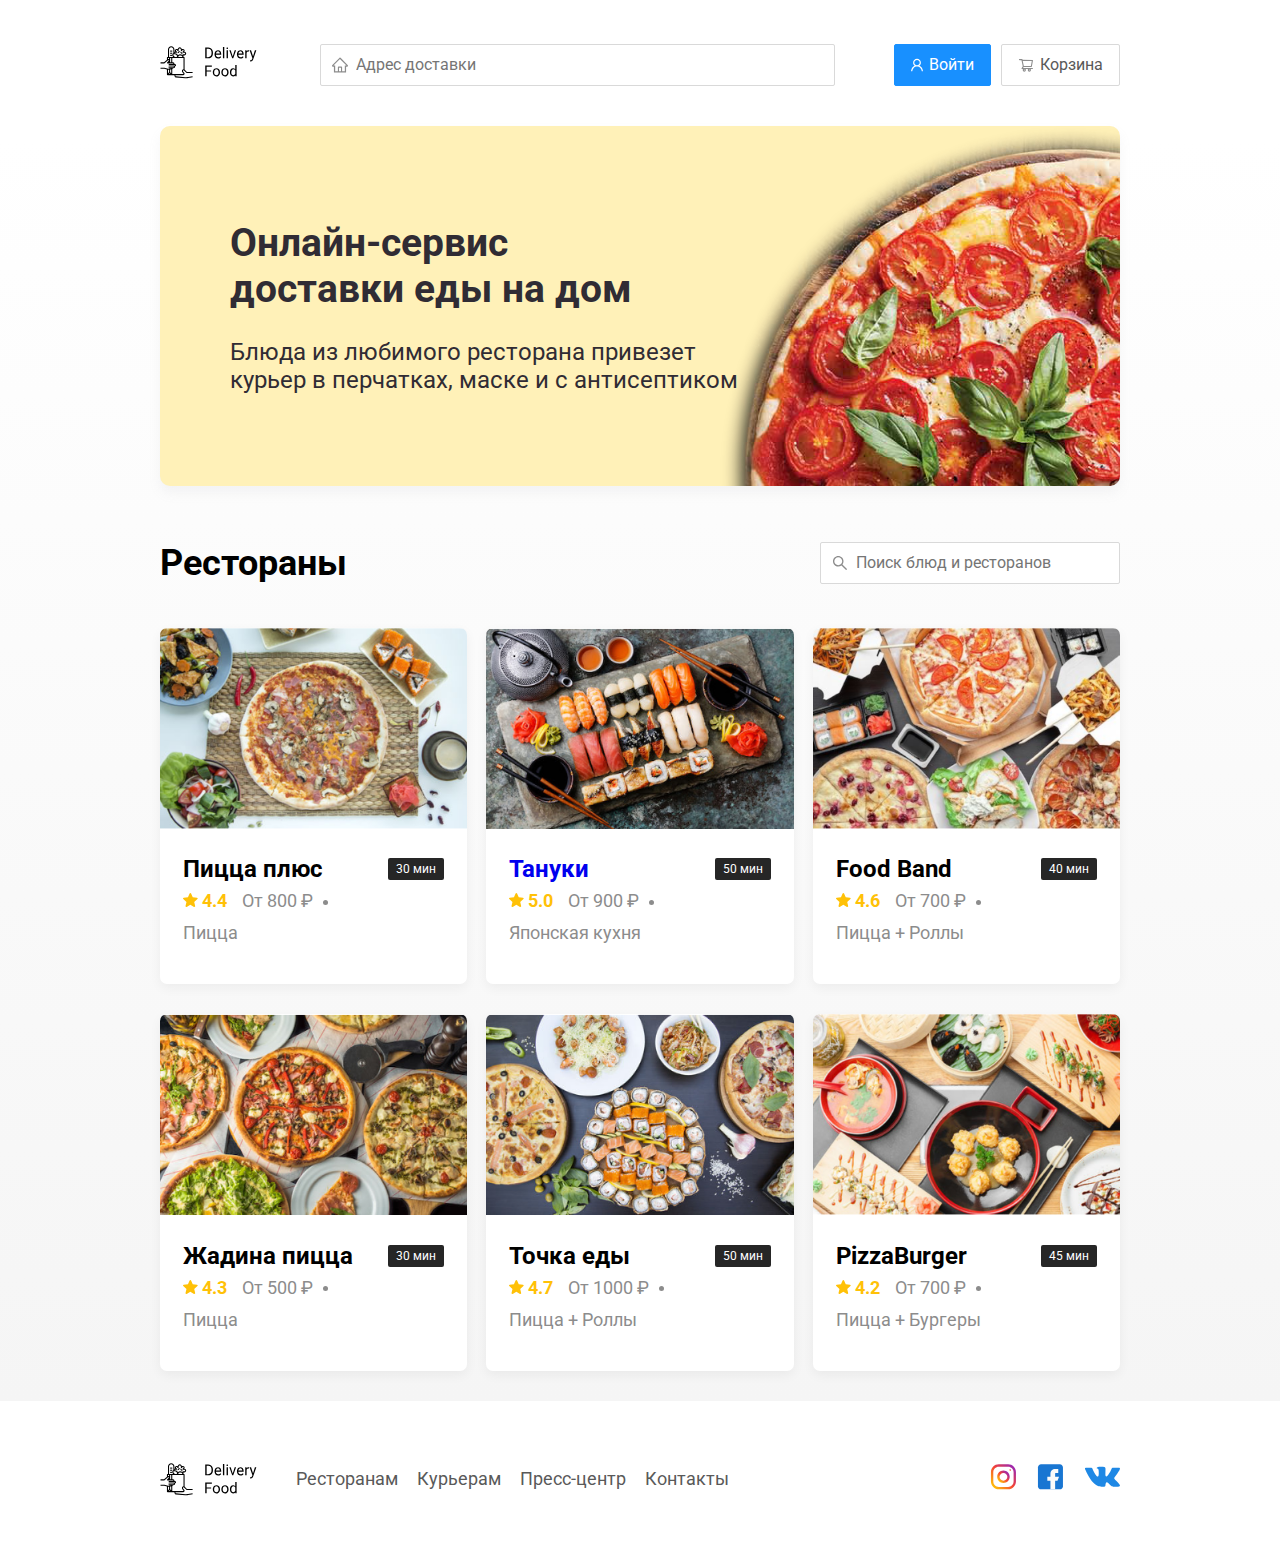
<file: index.html>
<!DOCTYPE html>
<html lang="ru">
<head>
  <meta charset="UTF-8">
  <meta name="viewport" content="width=device-width, initial-scale=1.0">
  <title>Delivery Food - доставка еды на дом</title>
  <link href="https://fonts.googleapis.com/css?family=Roboto:400,700&display=swap&subset=cyrillic" rel="stylesheet">
  <link rel="stylesheet" href="css/normalize.css">
  <link rel="stylesheet" href="css/style.css">
</head>
<body>
  <div class="container">
    <header class="header">
      <a href="index.html" class="logo">
      <img src="img/logo.svg" alt="logo" class="logo"> 
      </a>
      <input type="text" class="input input-address" placeholder="Адрес доставки">
      <div class="buttons">
        <button class="button button-primary">
          <img src="img/user.svg" alt="user" class="button-icon"> 
          <span class="button-text">Войти</span>
        </button>
        <button class="button">
          <img src="img/shopping-cart.svg" alt="shopping-cart" class="button-icon">
          <span class="button-text">Корзина</span>
        </button>
      </div>
    </header>
  </div>
  <main class="main">
    <div class="container">
      <section class="promo">
        <h1 class="promo-title">Онлайн-сервис <br> доставки еды на дом </h1>
        <p class="promo-text">Блюда из любимого ресторана привезет <br> курьер в перчатках, маске и с антисептиком</p>
      </section>
      <section class="restaurants">
          <div class="section-heading">
          <h2 class="section-title"> Рестораны</h2>
          <input type="text" class="input input-search" placeholder="Поиск блюд и ресторанов">
        </div>
        <div class="cards">
          <div class="card">
          <img src="img/image.png" alt="card-image" class="card-image">
          <div class="card-text">
            <div class="card-heading">
              <h3 class="card-title">Пицца плюс</h3>
              <span class="card-tag tag">30 мин</span>
            </div>
            <!-- /.card-heading -->
            <div class="card-info">
              <div class="rating"><img src="img/rating.svg" alt="rating-star" class="rating-star"> 4.4</div>
              <div class="price">От 800 ₽</div>
              <div class="category">Пицца</div>
            </div>
            <!-- /.card-info -->
          </div>
          </div>
          <!-- /.card -->
          <a href="restaurant.html" class="card">
            <img src="img/image2.png" alt="card-image" class="card-image">
            <div class="card-text">
              <div class="card-heading">
                <h3 class="card-title">Тануки</h3>
                <span class="card-tag tag">50 мин</span>
              </div>
              <!-- /.card-heading -->
              <div class="card-info">
                <div class="rating">
                  <img src="img/rating.svg" alt="rating-star" class="rating-star"> 5.0
                </div>
                <div class="price">От 900 ₽</div>
                <div class="category">Японская кухня</div>
              </div>
              <!-- /.card-info -->
            </div>
            </a>
            <!-- /.card -->
            <div class="card">
              <img src="img/image3.png" alt="card-image" class="card-image">
              <div class="card-text">
                <div class="card-heading">
                  <h3 class="card-title">Food Band</h3>
                  <span class="card-tag tag">40 мин</span>
                </div>
                <!-- /.card-heading -->
                <div class="card-info">
                  <div class="rating"><img src="img/rating.svg" alt="rating-star" class="rating-star"> 4.6</div>
                  <div class="price">От 700 ₽</div>
                  <div class="category">Пицца + Роллы</div>
                </div>
                <!-- /.card-info -->
              </div>
              </div>
              <!-- /.card -->
              <div class="card">
                <img src="img/image4.png" alt="card-image" class="card-image">
                <div class="card-text">
                  <div class="card-heading">
                    <h3 class="card-title">Жадина пицца</h3>
                    <span class="card-tag tag">30 мин</span>
                  </div>
                  <!-- /.card-heading -->
                  <div class="card-info">
                    <div class="rating"><img src="img/rating.svg" alt="rating-star" class="rating-star"> 4.3</div>
                    <div class="price">От 500 ₽</div>
                    <div class="category">Пицца</div>
                  </div>
                  <!-- /.card-info -->
                </div>
                </div>
                <!-- /.card -->
                <div class="card">
                  <img src="img/image5.png" alt="card-image" class="card-image">
                  <div class="card-text">
                    <div class="card-heading">
                      <h3 class="card-title">Точка еды</h3>
                      <span class="card-tag tag">50 мин</span>
                    </div>
                    <!-- /.card-heading -->
                    <div class="card-info">
                      <div class="rating"><img src="img/rating.svg" alt="rating-star" class="rating-star"> 4.7</div>
                      <div class="price">От 1000 ₽</div>
                      <div class="category">Пицца + Роллы</div>
                    </div>
                    <!-- /.card-info -->
                  </div>
                  </div>
                  <!-- /.card -->
                  <div class="card">
                    <img src="img/image6.png" alt="card-image" class="card-image">
                    <div class="card-text">
                      <div class="card-heading">
                        <h3 class="card-title">PizzaBurger</h3>
                        <span class="card-tag tag">45 мин</span>
                      </div>
                      <!-- /.card-heading -->
                      <div class="card-info">
                        <div class="rating"><img src="img/rating.svg" alt="rating-star" class="rating-star"> 4.2</div>
                        <div class="price">От 700 ₽</div>
                        <div class="category">Пицца + Бургеры</div>
                      </div>
                      <!-- /.card-info -->
                    </div>
                    </div>
                    <!-- /.card -->
        </div>
        <!-- /.cards -->
      </section>
    </div>
  </main>
  <footer class="footer">
    <div class="container">
      <div class="footer-block">
        <img src="img/logo.svg" alt="logo" class="logo footer-logo">
        <nav class="footer-nav">
          <a href="#" class="footer-link">Ресторанам</a>
          <a href="#" class="footer-link">Курьерам</a>
          <a href="#" class="footer-link">Пресс-центр</a>
          <a href="#" class="footer-link">Контакты</a>
        </nav>
        <div class="social-links">
          <a href="#" class="social-link"><img src="img/instagtam.svg" alt="instagram"></a>
          <a href="#" class="social-link"><img src="img/facebook.svg" alt="facebook"></a>
          <a href="#" class="social-link"><img src="img/vk.svg" alt="vkontakte"></a>
        </div>
      </div>
    </div>
  </footer>
</body>
</html>
</file>
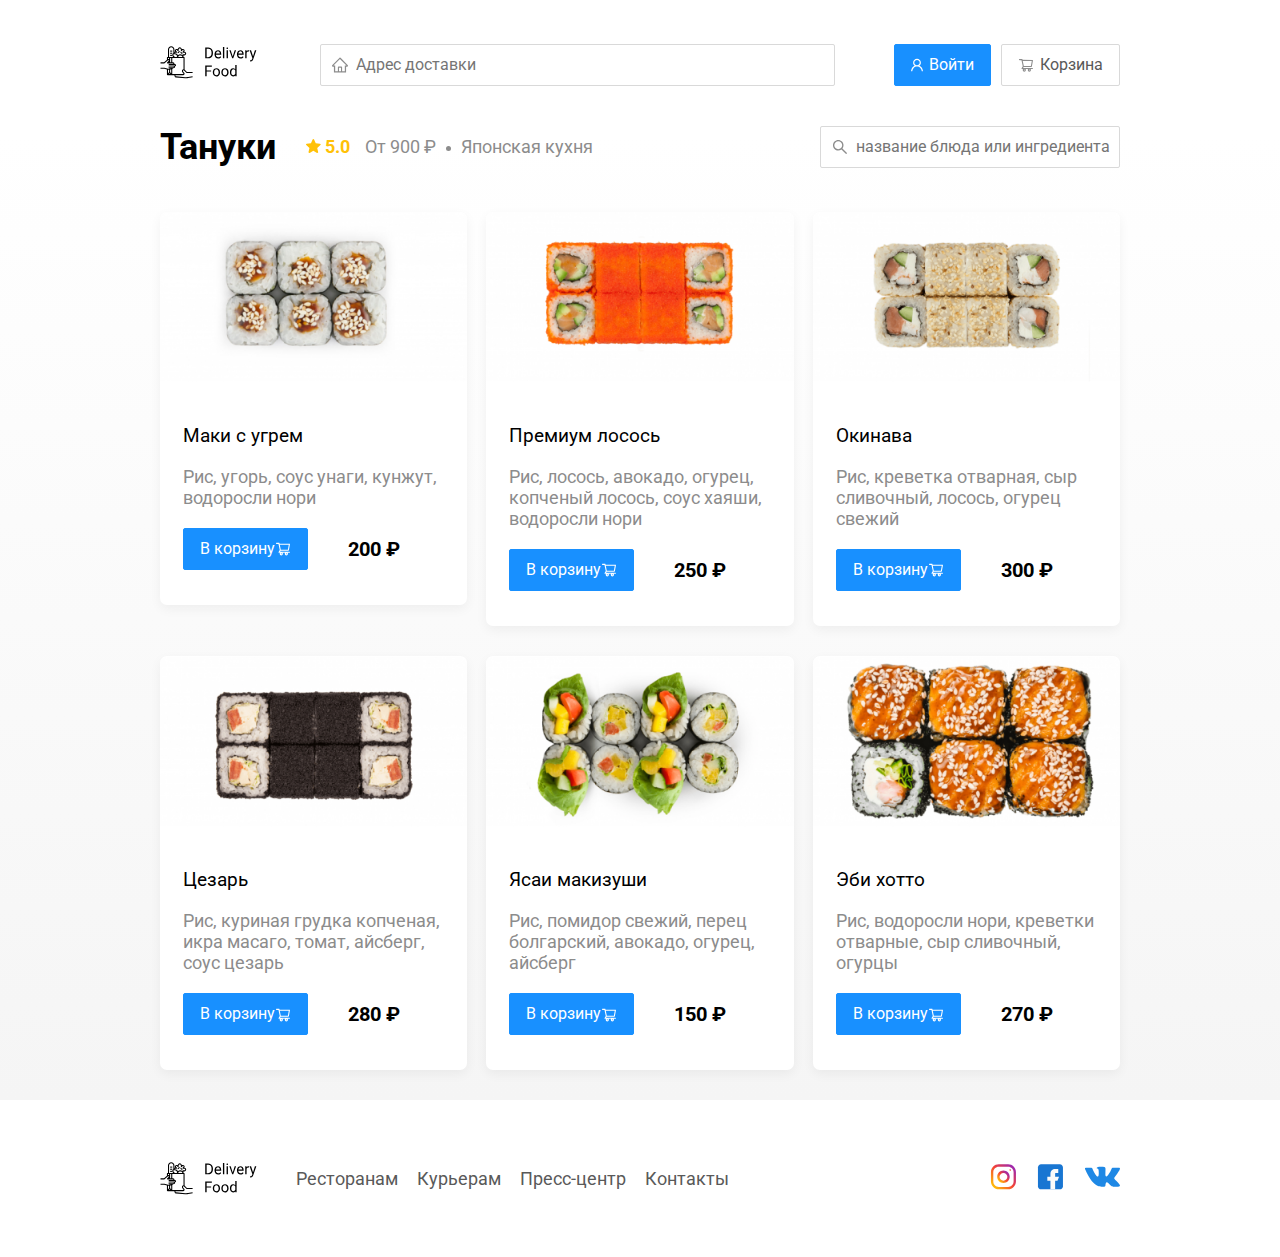
<file: restaurant.html>
<!DOCTYPE html>
<html lang="ru">
<head>
  <meta charset="UTF-8">
  <meta name="viewport" content="width=device-width, initial-scale=1.0">
  <title>Тануки - доставка еды на дом</title>
  <link href="https://fonts.googleapis.com/css?family=Roboto:400,700&display=swap&subset=cyrillic" rel="stylesheet">
  <link rel="stylesheet" href="css/normalize.css">
  <link rel="stylesheet" href="css/animate.css">
  <link rel="stylesheet" href="css/style.css">
</head>
<body>
  <div class="container">
    <header class="header">
      <a href="index.html" class="logo">
        <img src="img/logo.svg" alt="logo" class="logo"> 
      </a>
      <input type="text" class="input input-address" placeholder="Адрес доставки">
      <div class="buttons">
        <button class="button button-primary">
          <img src="img/user.svg" alt="user" class="button-icon"> 
          <span class="button-text">Войти</span>
        </button>
        <button class="button" id="cart-button">
          <img src="img/shopping-cart.svg" alt="shopping-cart" class="button-icon">
          <span class="button-text">Корзина</span>
        </button>
      </div>
    </header>
  </div>
  <main class="main">
    <div class="container">
      <section class="restaurants">
          <div class="section-heading">
          <h2 class="section-title"> Тануки</h2>
          <div class="card-info">
            <div class="rating">
              <img src="img/rating.svg" alt="rating-star" class="rating-star"> 5.0
            </div>
            <div class="price">От 900 ₽</div>
            <div class="category">Японская кухня</div>
          </div>
          <!-- /.card-info -->
          <input type="text" class="input input-search" placeholder="название блюда или ингредиента">
        </div>
        <div class="cards" data-wow-delay="0.2s">
          <div class="card wow fadeInUp">
          <img src="img/unagi.png" alt="card-image" class="card-image">
          <div class="card-text">
            <div class="card-heading">
              <h3 class="card-title-reg">Маки с угрем</h3>
            </div>
            <!-- /.card-heading -->
            <div class="card-info">
              <div class="ingredients">Рис, угорь, соус унаги, кунжут, водоросли нори</div>
            </div>
            <!-- /.card-info -->
            <div class="card-buttons">
              <button class="button button-primary">
                <span class="button-card-txt">В корзину</span>
                <img src="img/shopping-cart-white.svg" alt="shopping-cart" class="button-card-image">
              </button>
              <div class="card-price-bold">200 ₽</div>
            </div> 
          </div>
        </div>
          <!-- /.card -->
          <div class="card wow fadeInUp" data-wow-delay="0.4s">
            <img src="img/california.png" alt="card-image" class="card-image">
            <div class="card-text">
              <div class="card-heading">
                <h3 class="card-title-reg">Премиум лосось</h3>
              </div>
              <!-- /.card-heading -->
              <div class="card-info">
                <div class="ingredients">Рис, лосось, авокадо, огурец, копченый лосось, соус хаяши, водоросли нори</div>
              </div>
              <!-- /.card-info -->
              <div class="card-buttons">
                <button class="button button-primary">
                  <span class="button-card-txt">В корзину</span>
                  <img src="img/shopping-cart-white.svg" alt="shopping-cart" class="button-card-image">
                </button>
                <div class="card-price-bold">250 ₽</div>
              </div> 
            </div>
          </div>
            <!-- /.card -->
            <div class="card wow fadeInUp" data-wow-delay="0.6s">
              <img src="img/okinawa.png" alt="card-image" class="card-image">
              <div class="card-text">
                <div class="card-heading">
                  <h3 class="card-title-reg">Окинава</h3>
                </div>
                <!-- /.card-heading -->
                <div class="card-info">
                  <div class="ingredients"> Рис, креветка отварная, сыр сливочный, лосось, огурец свежий</div>
                </div>
                <!-- /.card-info -->
                <div class="card-buttons">
                  <button class="button button-primary">
                    <span class="button-card-txt">В корзину</span>
                    <img src="img/shopping-cart-white.svg" alt="shopping-cart" class="button-card-image">
                  </button>
                  <div class="card-price-bold">300 ₽</div>
                </div> 
              </div>
            </div>
              <!-- /.card -->
              <div class="card wow fadeInUp" data-wow-delay="0.2s">
                <img src="img/ceasar.png" alt="card-image" class="card-image">
                <div class="card-text">
                  <div class="card-heading">
                    <h3 class="card-title-reg">Цезарь</h3>
                  </div>
                  <!-- /.card-heading -->
                  <div class="card-info">
                    <div class="ingredients">Рис, куриная грудка копченая, икра масаго, томат, айсберг, соус цезарь</div>
                  </div>
                  <!-- /.card-info -->
                  <div class="card-buttons">
                    <button class="button button-primary">
                      <span class="button-card-txt">В корзину</span>
                      <img src="img/shopping-cart-white.svg" alt="shopping-cart" class="button-card-image">
                    </button>
                    <div class="card-price-bold">280 ₽</div>
                  </div> 
                </div>
              </div>
                <!-- /.card -->
                <div class="card wow fadeInUp" data-wow-delay="0.4s">
                  <img src="img/yasai.png" alt="card-image" class="card-image">
                  <div class="card-text">
                    <div class="card-heading">
                      <h3 class="card-title-reg">Ясаи макизуши</h3>
                    </div>
                    <!-- /.card-heading -->
                    <div class="card-info">
                      <div class="ingredients">Рис, помидор свежий, перец болгарский, авокадо, огурец, айсберг</div>
                    </div>
                    <!-- /.card-info -->
                    <div class="card-buttons">
                      <button class="button button-primary">
                        <span class="button-card-txt">В корзину</span>
                        <img src="img/shopping-cart-white.svg" alt="shopping-cart" class="button-card-image">
                      </button>
                      <div class="card-price-bold">150 ₽</div>
                    </div> 
                  </div>
                </div>
                  <!-- /.card -->
                  <div class="card wow fadeInUp" data-wow-delay="0.6s">
                    <img src="img/ebbi.png" alt="card-image" class="card-image">
                    <div class="card-text">
                      <div class="card-heading">
                        <h3 class="card-title-reg">Эби хотто</h3>
                      </div>
                      <!-- /.card-heading -->
                      <div class="card-info">
                        <div class="ingredients">Рис, водоросли нори, креветки отварные, сыр сливочный, огурцы</div>
                      </div>
                      <!-- /.card-info -->
                      <div class="card-buttons">
                        <button class="button button-primary">
                          <span class="button-card-txt">В корзину</span>
                          <img src="img/shopping-cart-white.svg" alt="shopping-cart" class="button-card-image">
                        </button>
                        <div class="card-price-bold">270 ₽</div>
                      </div> 
                    </div>
                    </img>
                    <!-- /.card -->
        </div>
        <!-- /.cards -->
      </section>
    </div>
  </main>
  <footer class="footer">
    <div class="container">
      <div class="footer-block">
        <img src="img/logo.svg" alt="logo" class="logo footer-logo">
        <nav class="footer-nav">
          <a href="#" class="footer-link">Ресторанам</a>
          <a href="#" class="footer-link">Курьерам</a>
          <a href="#" class="footer-link">Пресс-центр</a>
          <a href="#" class="footer-link">Контакты</a>
        </nav>
        <div class="social-links">
          <a href="#" class="social-link"><img src="img/instagtam.svg" alt="instagram"></a>
          <a href="#" class="social-link"><img src="img/facebook.svg" alt="facebook"></a>
          <a href="#" class="social-link"><img src="img/vk.svg" alt="vkontakte"></a>
        </div>
      </div>
    </div>
  </footer>
  <div class="modal">
    <div class="modal-dialog">
      <div class="modal-header">
        <h3 class="modal-title">Корзина</h3>
        <button class="close">&times;</button>
      </div>
      <div class="modal-body">
        <div class="food-row">
          <span class="food-name">Ролл угорь стандарт</span>
          <strong class="food-price"> 250₽ </strong>
          <div class="food-counter">
            <button class="counter-button">-</button>
            <span class="counter">1</span>
            <button class="counter-button">+</button>
          </div>
        </div>
        <div class="food-row">
          <span class="food-name">Ролл угорь стандарт</span>
          <strong class="food-price"> 250₽ </strong>
          <div class="food-counter">
            <button class="counter-button">-</button>
            <span class="counter">1</span>
            <button class="counter-button">+</button>
          </div>
        </div>
        <div class="food-row">
          <span class="food-name">Ролл угорь стандарт</span>
          <strong class="food-price"> 250₽ </strong>
          <div class="food-counter">
            <button class="counter-button">-</button>
            <span class="counter">1</span>
            <button class="counter-button">+</button>
          </div>
        </div>
        <div class="food-row">
          <span class="food-name">Ролл угорь стандарт</span>
          <strong class="food-price"> 250₽ </strong>
          <div class="food-counter">
            <button class="counter-button">-</button>
            <span class="counter">1</span>
            <button class="counter-button">+</button>
          </div>
        </div>
        <div class="food-row">
          <span class="food-name">Ролл угорь стандарт</span>
          <strong class="food-price"> 250₽ </strong>
          <div class="food-counter">
            <button class="counter-button">-</button>
            <span class="counter">1</span>
            <button class="counter-button">+</button>
          </div>
        </div>
        
      </div>
      <div class="modal-footer">
        <span class="modal-pricetag">1250₽</span>
        <div class="footer-buttons">
          <button class="button button-primary">Оформить заказ</button>
          <button class="button">Отмена</button>
        </div>
      </div>
      <!-- /.modal-footer -->
    </div>
  <script src="js/wow.min.js"></script>
  <script src="js/main.js"></script>
</body>
</html>
</file>
<file: css/style.css>
*, *:before, *:after {
  box-sizing: border-box;
}
body {
  font-family: 'Roboto', sans-serif;
  padding-top: 44px;
}
.container {
  max-width: 1200px;
  margin: auto;
}
.header {
  display: flex;
  align-items: center;
  justify-content: space-between;
  margin-bottom: 40px;
}
.input {
  background: #FFFFFF;
  border: 1px solid #D9D9D9;
  border-radius: 2px;
  font-size: 16px;
  line-height: 24px;
  padding: 8px;
  padding-left: 35px;
  background-repeat: no-repeat;
  background-position: left 11px center;
}
.input-address {
  flex: 0.8;
  background-image: url(../img/home.svg);
}
.input-search {
  background-image: url(../img/search.svg);
  width: 300px;
  margin-left: auto;
}
.buttons {
  display: flex;
  align-items: center;
}
.button {
  display: flex;
  align-items: center;
  padding: 8px 16px;
  background: #FFFFFF;
  border: 1px solid #D9D9D9;
  box-sizing: border-box;
  box-shadow: 0px 0px 2px rgba(0, 0, 0, 0.0015);
  border-radius: 2px;
  color: #595959;
  font-size: 16px;
  line-height: 24px;

}
.button-primary {
  background: #1890FF;
  border: 1px solid #1890FF;
  color: #FFFFFF;
  border-radius: 2px;
  margin-right: 10px;
}
.button-icon {
  margin-right: 6px;
}
.button-card-text {
  margin-right: 10px;
}
.promo {
  box-shadow: 0px 7px 12px rgba(158, 158, 163, 0.1);
  background: #FFF1B8 url(../img/promo-image6.png) no-repeat top right -50px / 700px;
  border-radius: 10px;
  padding: 68px 70px;
  margin-bottom: 56px;
}
.promo-text {
  max-width: 538px;
  font-style: normal;
  font-weight: normal;
  font-size: 24px;
  line-height: 28px;
  color: #302C34;
}
.main {
  background: linear-gradient(180deg, rgba(245, 245, 245, 0) 1.04%, #F5F5F5 100%);
}
.promo-title {
  font-style: normal;
  font-weight: bold;
  font-size: 39px;
  line-height: 46px;
  color: #302C34;
}
.section-heading {
  display: flex;
  align-items: center;
  margin-bottom: 44px;
}
.section-title {
  font-style: normal;
  font-weight: bold;
  font-size: 36px;
  line-height: 42px;
  color: #000000;
  margin: 0;
  margin-right: 30px;
}
.cards {
  display: flex;
  align-items: flex-start;
  flex-wrap: wrap;
  justify-content: space-between;
}
.card {
  background: #FFFFFF;
  box-shadow: 0px 4px 12px rgba(0, 0, 0, 0.05);
  border-radius: 7px;
  overflow: hidden;
  margin-bottom: 30px;
  flex-basis: 32%;
  text-decoration: none;
}
.card-image {
  width: 100%;
  object-fit: cover;
}
.card-text {
  padding-top: 20px;
  padding-bottom: 35px;
  padding-left: 23px;
  padding-right: 23px;
}
.card-heading {
  display: flex;
  align-items: center;
  justify-content: space-between;
}
.card-title {
  margin: 0;
  font-style: normal;
  font-weight: bold;
  font-size: 24px;
  line-height: 32px;
}
.card-title-reg {
  font-weight: 400;
}
.card-tag {
  font-style: normal;
  font-weight: normal;
  font-size: 12px;
  line-height: 20px;
  color: #FFFFFF;
  background-color: #262626;
  border-radius: 2px;
  padding: 1px 8px;
}
.card-info {
  display: flex;
  align-items: center;
  flex-wrap: wrap;
}
.card-buttons {
  display: flex;
  align-items: center;
  margin-top: 20px;
}
.card-price-bold {
  font-style: normal;
  font-weight: bold;
  font-size: 20px;
  line-height: 32px;
  margin-left: 30px;

}
.rating {
  margin-right: 26px;
  color: #FFC107;
  font-style: normal;
  font-weight: bold;
  font-size: 18px;
  line-height: 32px;
}
.price, 
.category {
  font-style: normal;
  font-weight: normal;
  font-size: 18px;
  line-height: 32px;
  color: #8C8C8C;
}
.category {
  text-overflow: ellipsis;
  overflow: hidden;
  white-space: nowrap;
  min-width: 150px;
}
.ingredients {
  font-style: normal;
  font-weight: normal;
  font-size: 18px;
  line-height: 21px;
  color: #8C8C8C;
}
.price {
  margin-right: 10px;
}
.price:after {
  content: '';
  width: 5px;
  height: 5px;
  background-color: #8C8C8C;
  display: inline-block;
  vertical-align: middle;
  border-radius: 50%;
  margin-left: 10px;
}
.footer {
  padding: 60px 0;
}
.footer-block {
  display: flex;
  align-items: center;
  justify-content: space-between;
}
.footer-nav {
  margin-left: 35px;
  margin-right: auto;
}
.footer-link {
  display: inline-block;
  color: #595959;
  font-style: normal;
  font-weight: normal;
  font-size: 18px;
  line-height: 21px;
  text-decoration: none;
}
.footer-link:not(:last-child){
  margin-right: 15px;
}
.social-links {
  display: flex;
  align-items: center;
}
.social-link:not(:last-child) {
  margin-right: 21px;
}
.modal {
  display: none;
  position: fixed;
  left: 0;
  top: 0;
  width: 100%;
  height: 100%;
  background: rgba(0,0,0,0.4);
}
.is-open {
  display: flex;
}
.modal-dialog {
  max-width: 780px;
  width: 95%;
  background: #FFFFFF;
  border-radius: 5px;
  margin: auto;
  padding: 40px 45px;
}
.modal-header {
  display: flex;
  align-items: center;
  justify-content: space-between;
  margin-bottom: 45px;
}
.modal-title {
  margin: 0;
  font-style: normal;
  font-weight: bold;
  font-size: 36px;
  line-height: 42px;
  color: #000000;
}
.close {
  font-size: 36px;
  border: none;
  background-color: transparent;
}
.modal-body {
  margin-bottom: 52px;
}
.food-row {
  display: flex;
  align-items: flex-start;
  justify-content: space-between;
  padding-bottom: 8px;
  border-bottom: 1px solid #D9D9D9;
  margin-bottom: 15px; 
}
.food-name {
  font-weight: normal;
  font-size: 18px;
  line-height: 32px;
}
.food-price{
  margin-left: auto;
  margin-right: 47px;
  font-weight: bold;
  font-size: 20px;
  line-height: 32px;
}
.food-counter {
  display: flex;
  align-items: center;
  justify-content: space-between;
}
.counter-button {
  display: flex;
  align-items: center;
  justify-content: center;
  width: 39px;
  height: 32px;
  background: #FFFFFF;
  border: 1px solid #40A9FF;
  box-sizing: border-box;
  border-radius: 2px;
  font-weight: normal;
  font-size: 14px;
  line-height: 22px;
  color: #40A9FF;
}
.counter {
  font-size: 16px;
  line-height: 24px;
  margin-left: 10px;
  margin-right: 10px;
}
.modal-footer {
  display: flex;
  align-items: center;
  justify-content: space-between;
}
.footer-buttons {
  display: flex;
  align-items: center;
}
.modal-pricetag {
  background: #262626;
  border-radius: 5px;
  color: #FFFFFF;
  padding: 15px 20px;
  font-size: 20px;
  line-height: 23px;
}
@media (max-width: 1366px) {
  .container {
    max-width: 960px;
  }
  .promo {
    background-position: top right -300px;
    background-size: 700px;
  }
  .rating {
    margin-right: 15px;
  }
}
@media (max-width: 992px) {
  .container {
    max-width: 750px;
  }
  .promo {
    padding: 50px;
    background-size: 510px;
  }
  .promo-text {
    font-size: 20px;
  }
  .card {
    flex-basis: 49%;
  }
  .footer-link {
    font-size: 16px;
  }
}
@media (max-width: 768px) {
  .container {
    max-width: 650px;
  }
}
@media (max-width: 670px) {
  .container {
    width: 90%;
  }
  .header {
    flex-wrap: wrap;
  }
  .input-address {
    order: 5;
    margin-top: 15px;
    flex: 1;
  }
  .promo {
    background-image: none;
  }
  .promo-title {
    line-height: 1.4;
  }
  .section-title {
    font-size: 30px;
  }
  .card {
    flex-basis: 100%;
  }
  .card-image {
    width: 100%;
  }
  .footer {
    padding: 30px 0;
  }
  .footer-nav {
    margin-left: 25px;
    order: 0;
    display: flex;
    flex-direction: column;
  }
  .footer-logo {
    margin-right: 15px;
    order: 1;
  }
  .social-links {
    order: 2;
  }
}
@media (max-width: 515px) {
  .button-text {
    display: none;
  }
  .button {
    min-height: 40px;
  }
  .button-icon {
    margin: 0;
  }
  .promo {
    padding: 20px;
  }
  .promo-title {
    font-size: 24px;
    line-height: 1.4;
  }
  .promo-text {
    font-size: 18px;
  }
  .section-heading {
    flex-wrap: wrap;
  }
  .footer-block {
    
    flex-wrap: wrap;
    flex-direction: column;
    align-items: center;
  }
  .footer-logo {
    order: 0;
    margin-bottom: 15px;
  }
  .footer-nav {
    margin: 0;
    margin-bottom: 15px;
    text-align: center;
  }
  .footer-link:not(:last-child) {
    margin-right: 0;
  }
}
</file>
